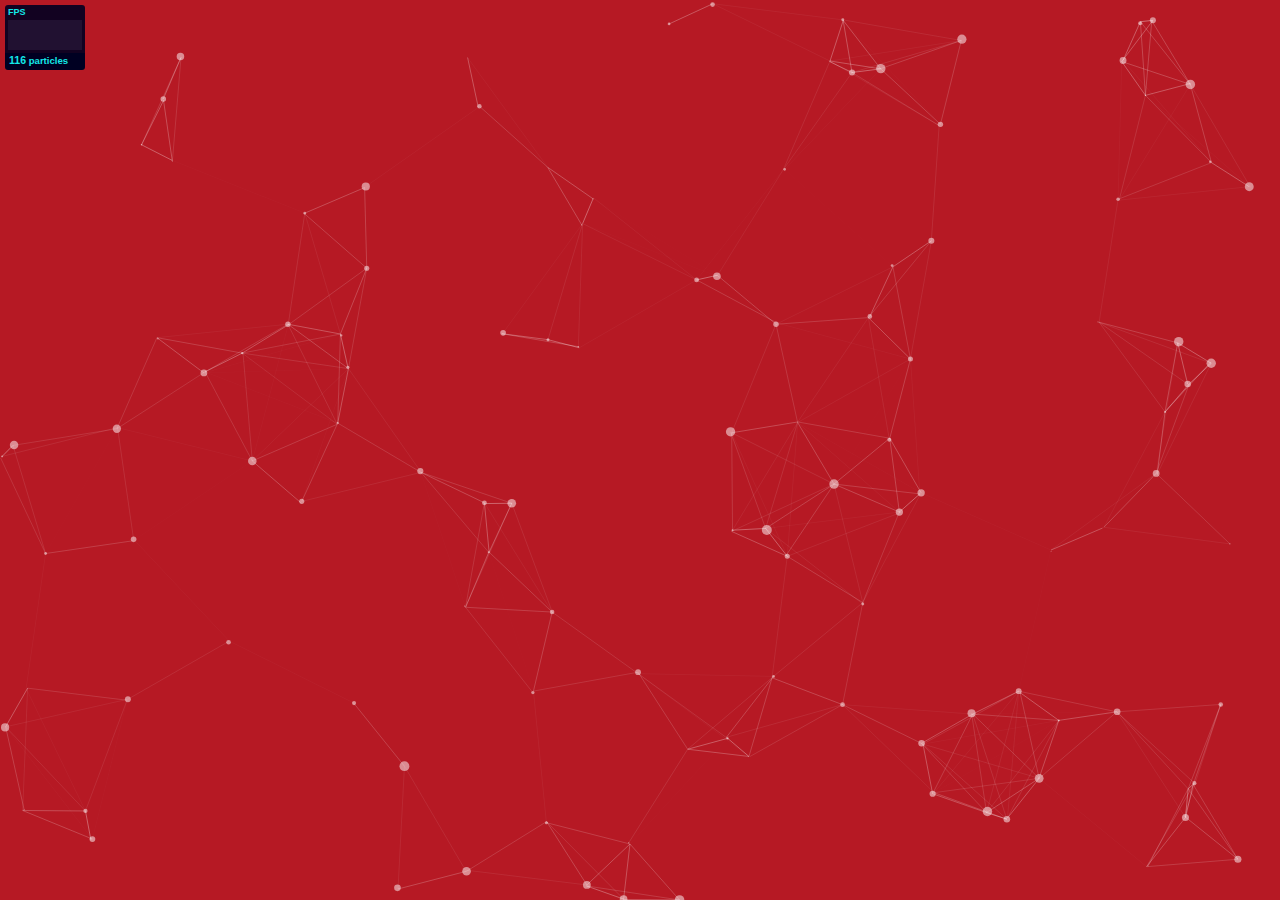
<file: libs/particles.js-master/demo/index.html>
<!DOCTYPE html>
<html lang="en">
<head>
  <meta charset="utf-8">
  <title>particles.js</title>
  <meta name="description" content="particles.js is a lightweight JavaScript library for creating particles.">
  <meta name="author" content="Vincent Garreau" />
  <meta name="viewport" content="width=device-width, initial-scale=1.0, minimum-scale=1.0, maximum-scale=1.0, user-scalable=no">
  <link rel="stylesheet" media="screen" href="css/style.css">
</head>
<body>

<!-- count particles -->
<div class="count-particles">
  <span class="js-count-particles">--</span> particles
</div>

<!-- particles.js container -->
<div id="particles-js"></div>

<!-- scripts -->
<script src="../particles.js"></script>
<script src="js/app.js"></script>

<!-- stats.js -->
<script src="js/lib/stats.js"></script>
<script>
  var count_particles, stats, update;
  stats = new Stats;
  stats.setMode(0);
  stats.domElement.style.position = 'absolute';
  stats.domElement.style.left = '0px';
  stats.domElement.style.top = '0px';
  document.body.appendChild(stats.domElement);
  count_particles = document.querySelector('.js-count-particles');
  update = function() {
    stats.begin();
    stats.end();
    if (window.pJSDom[0].pJS.particles && window.pJSDom[0].pJS.particles.array) {
      count_particles.innerText = window.pJSDom[0].pJS.particles.array.length;
    }
    requestAnimationFrame(update);
  };
  requestAnimationFrame(update);
</script>

</body>
</html>
</file>
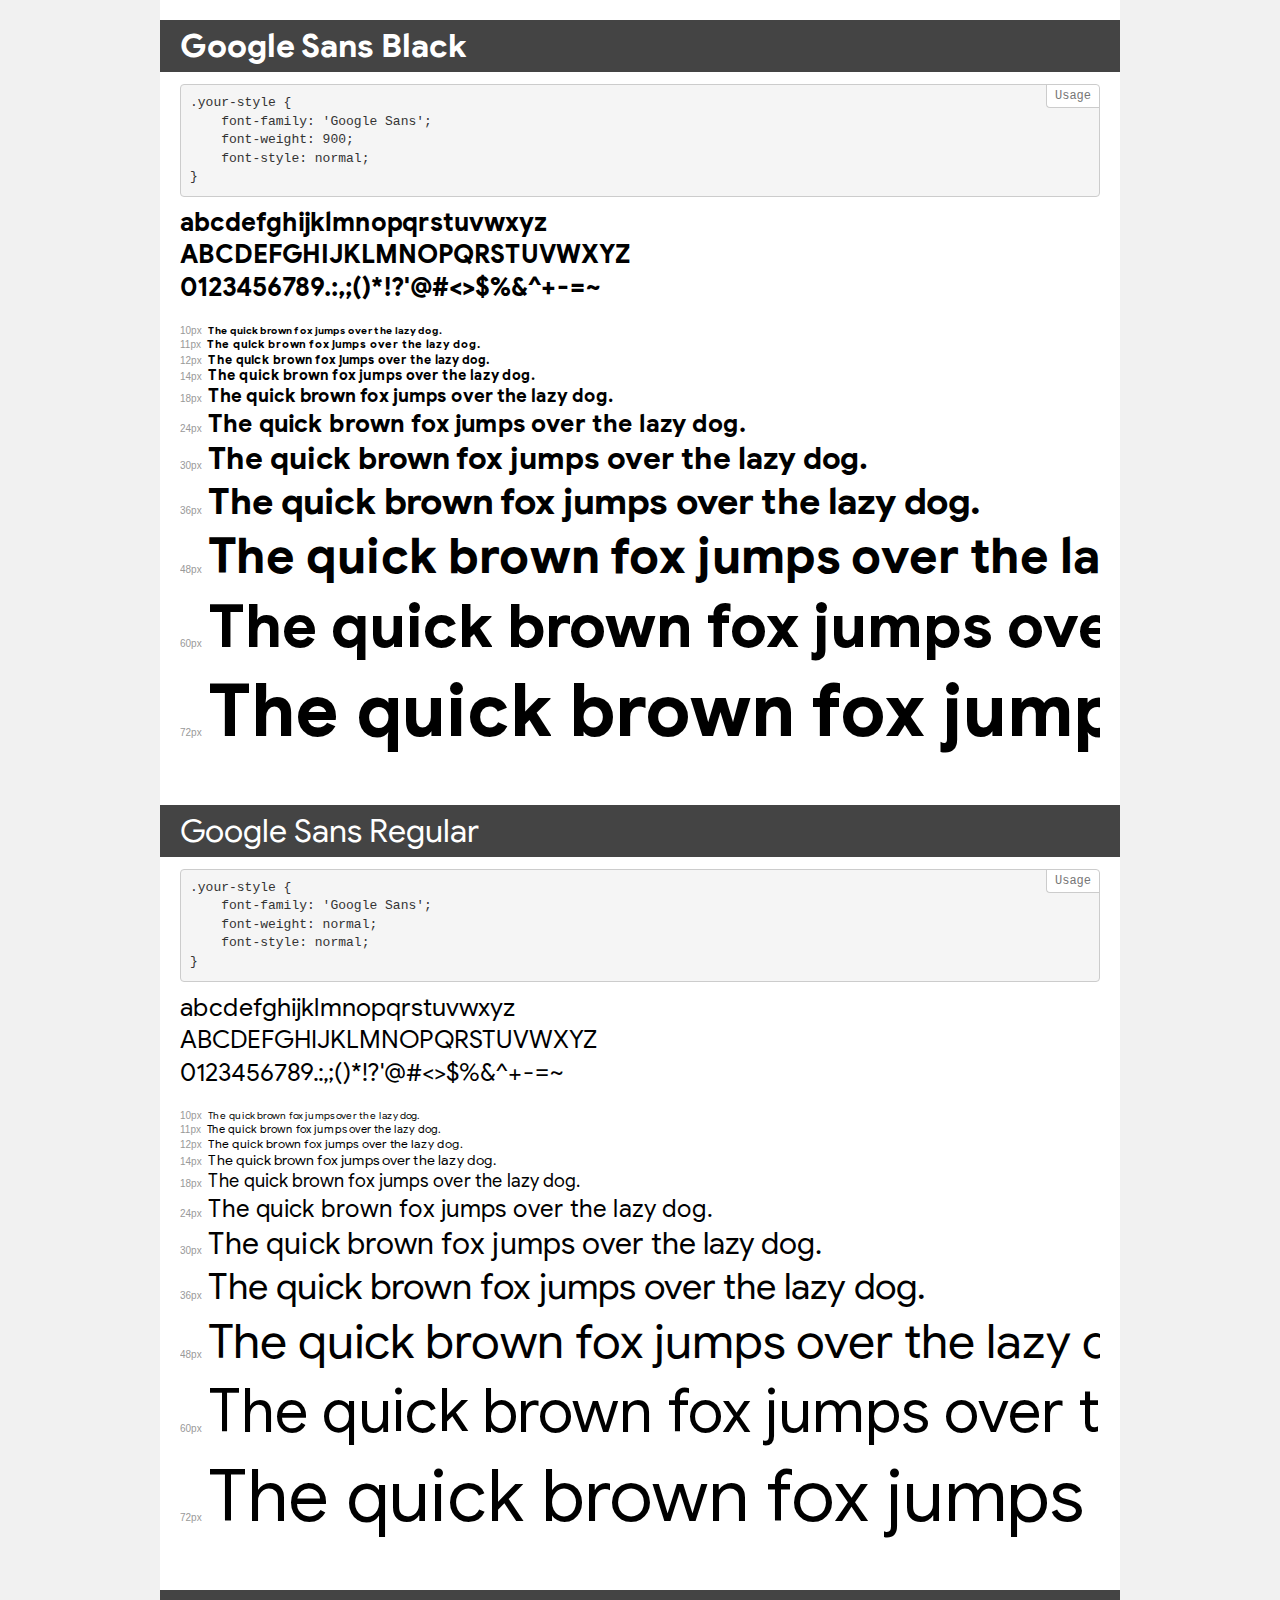
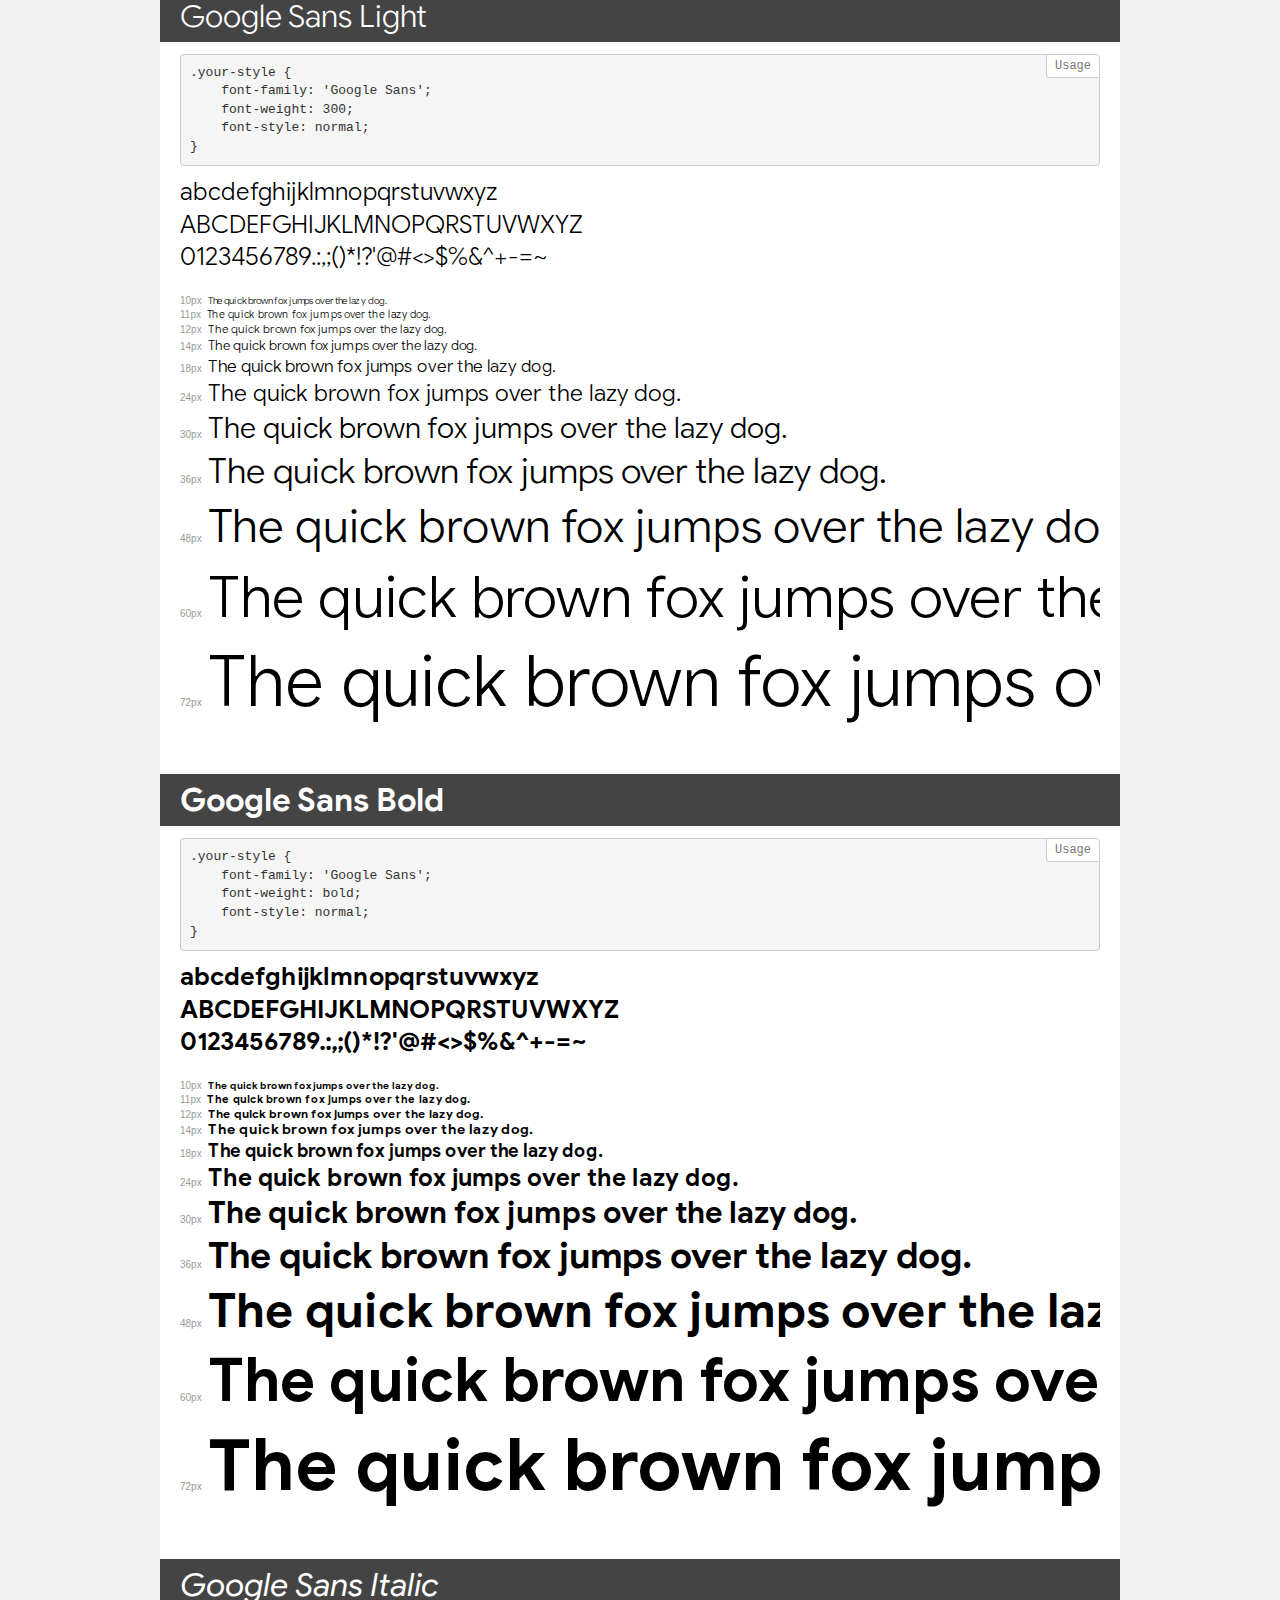
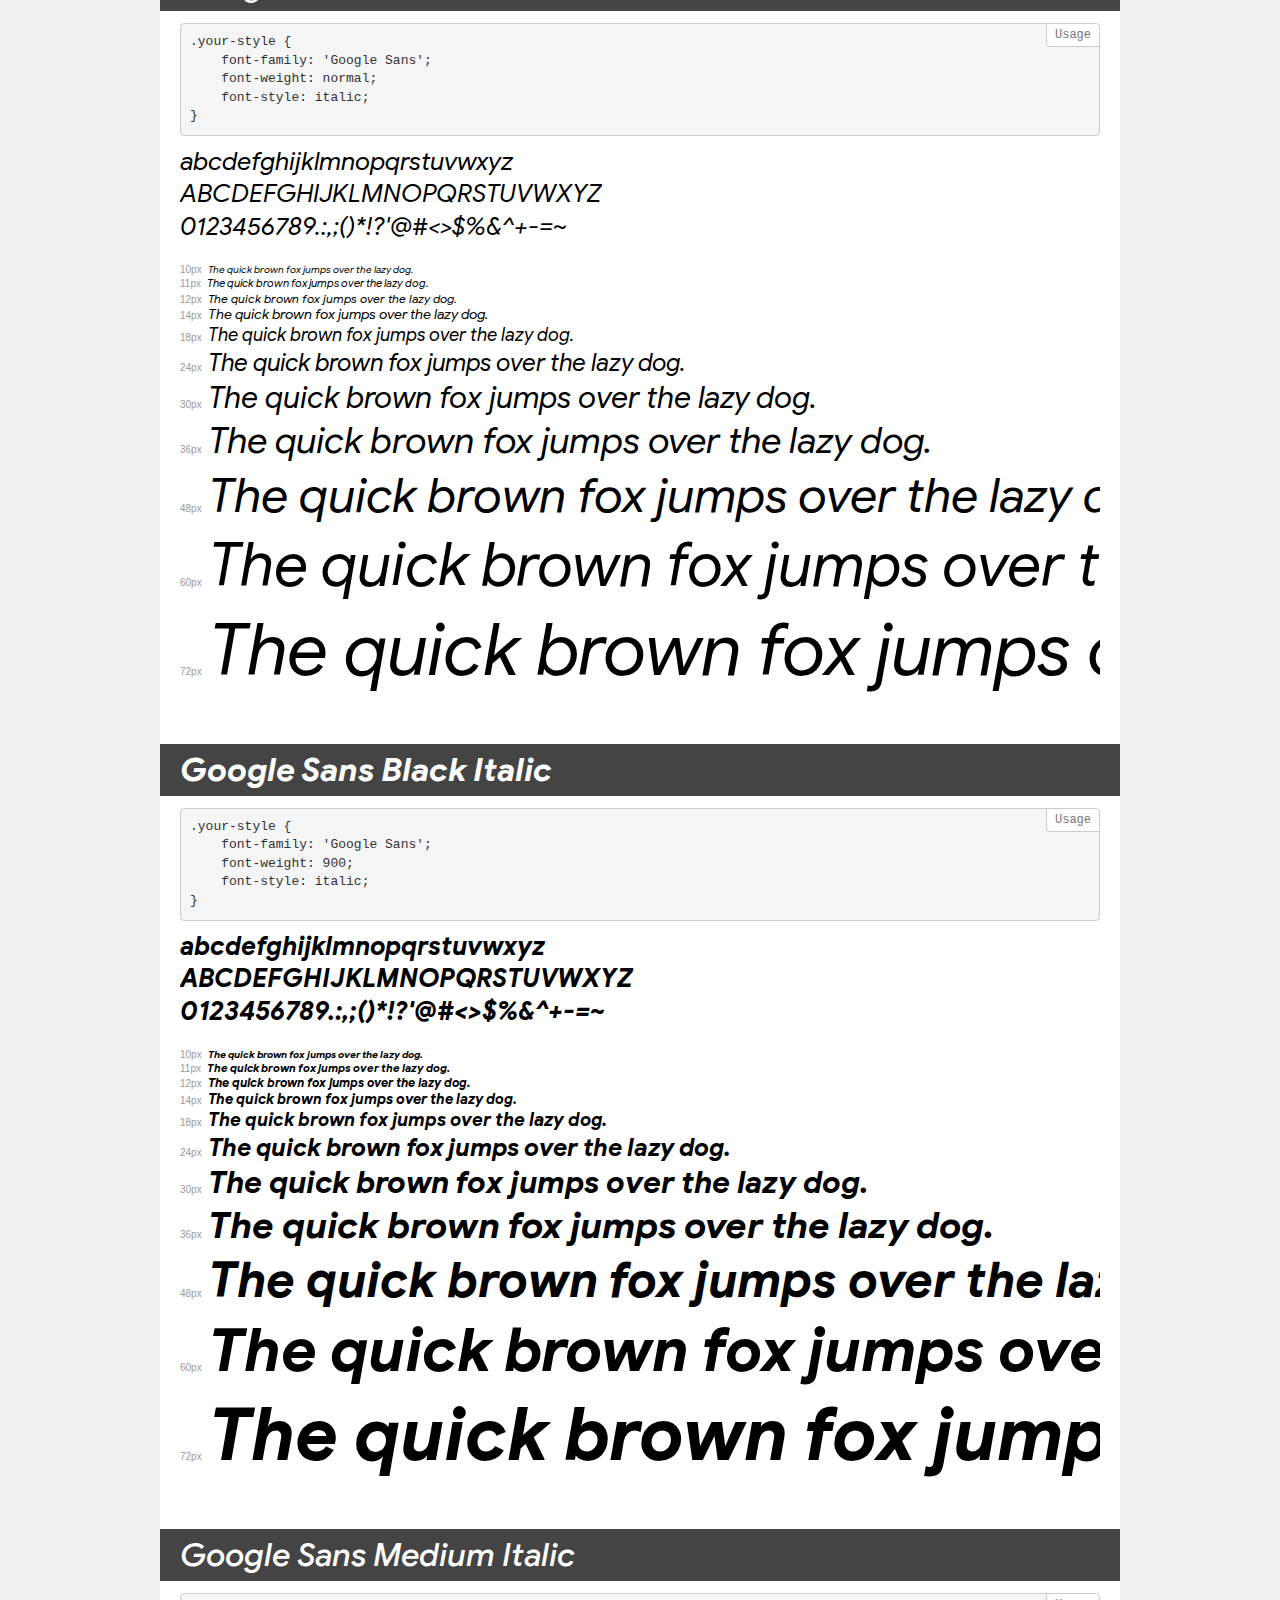
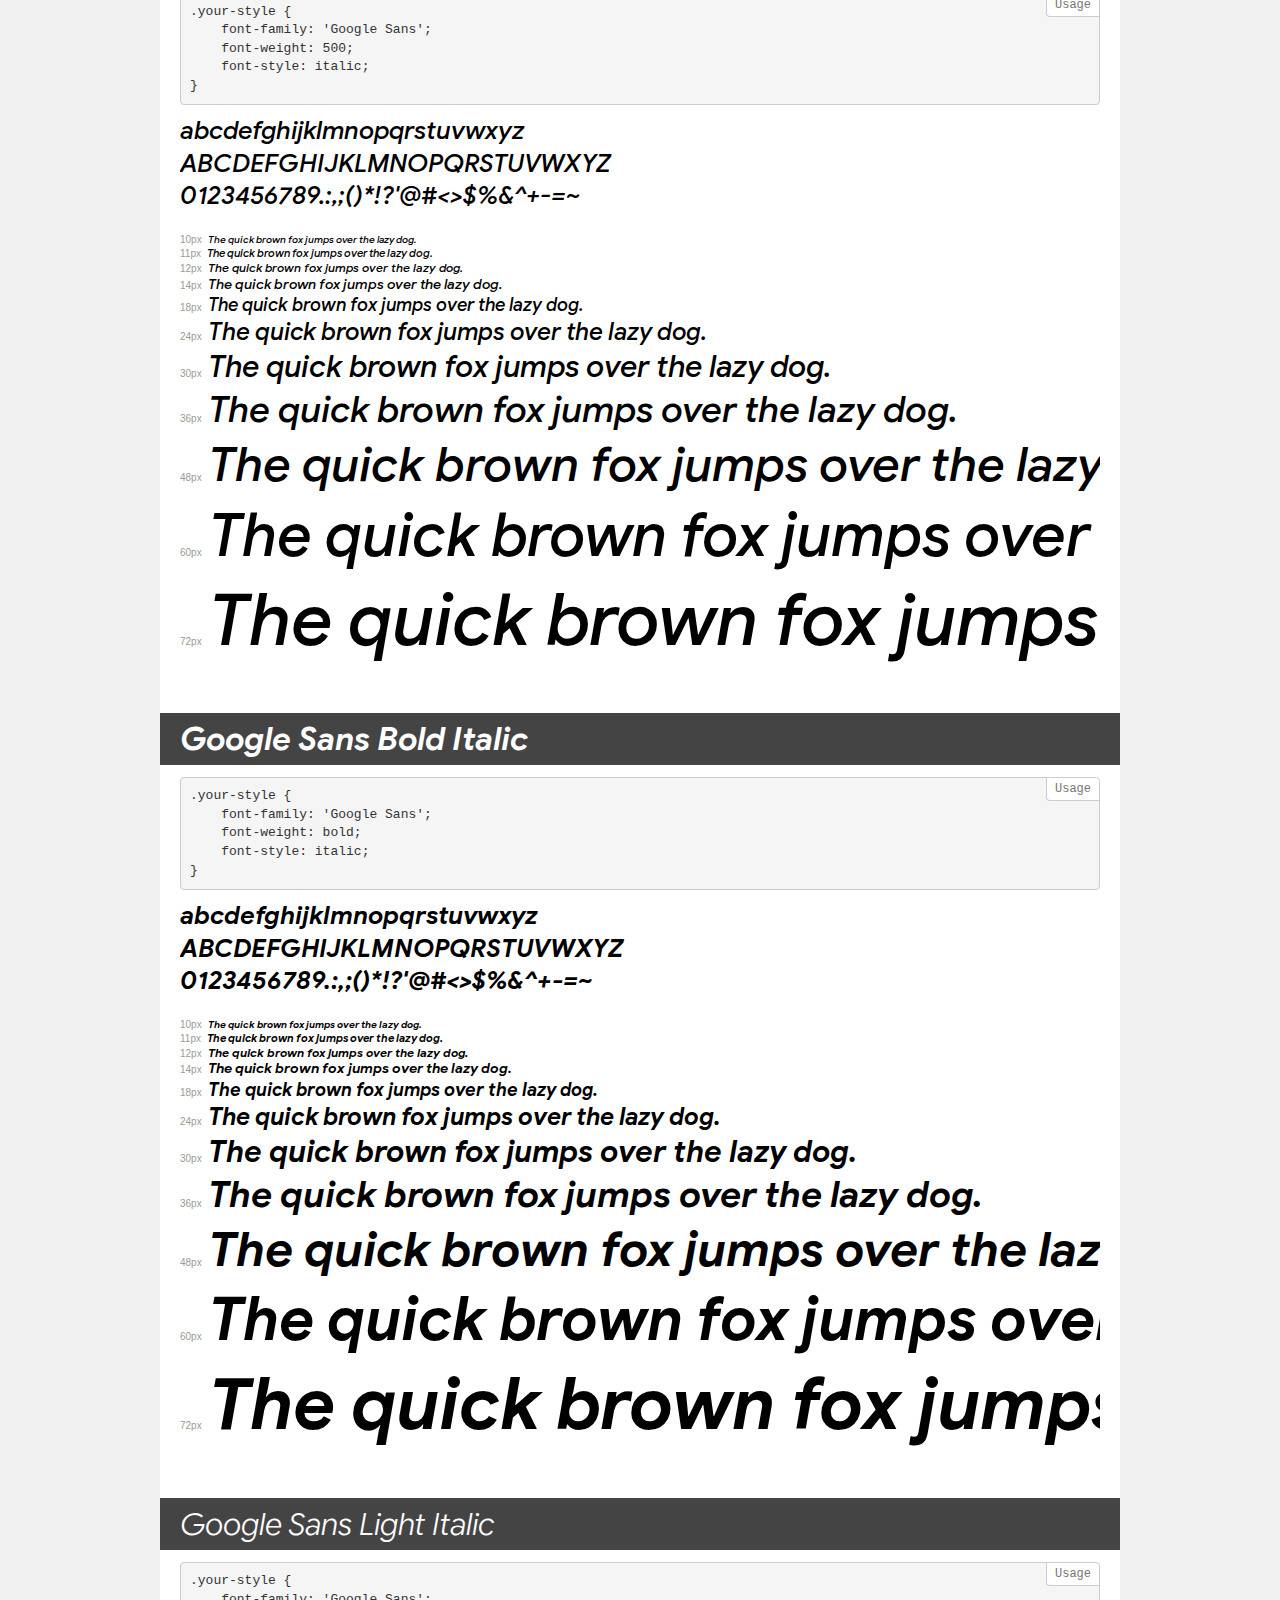
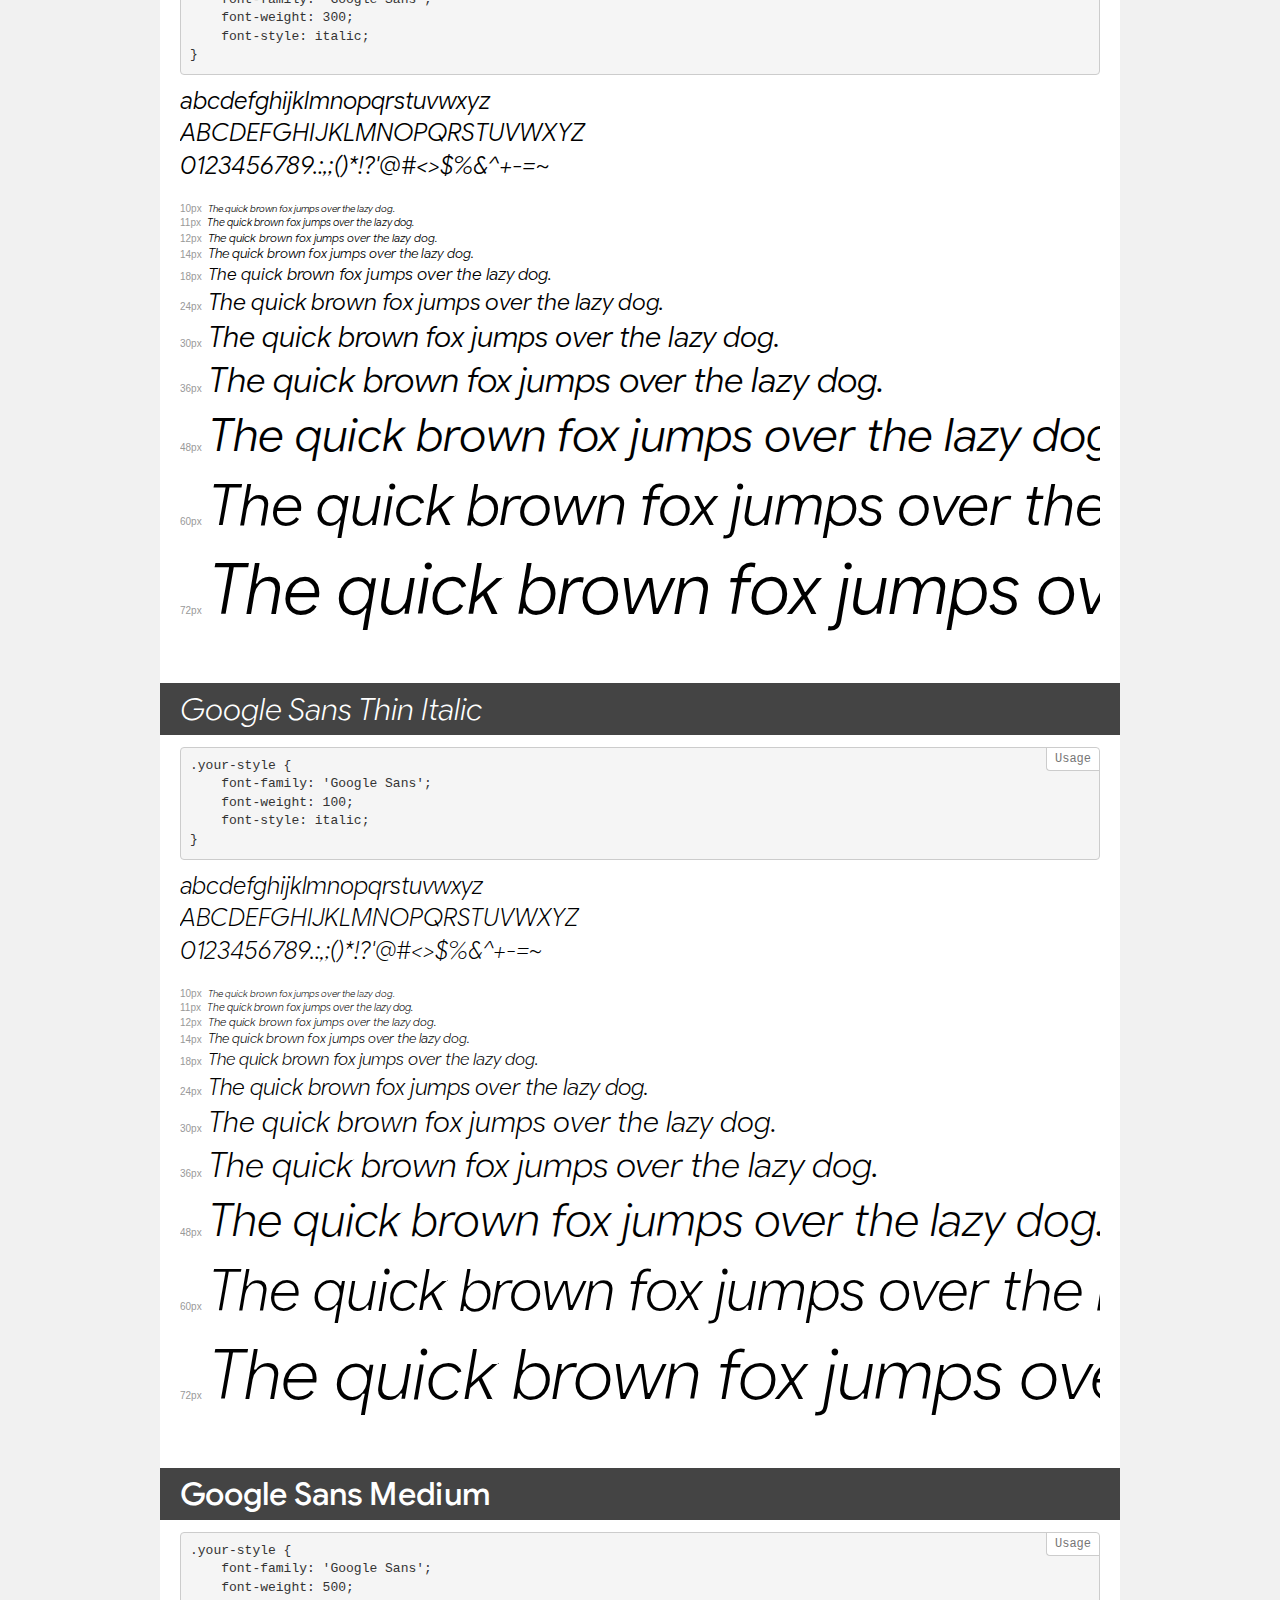
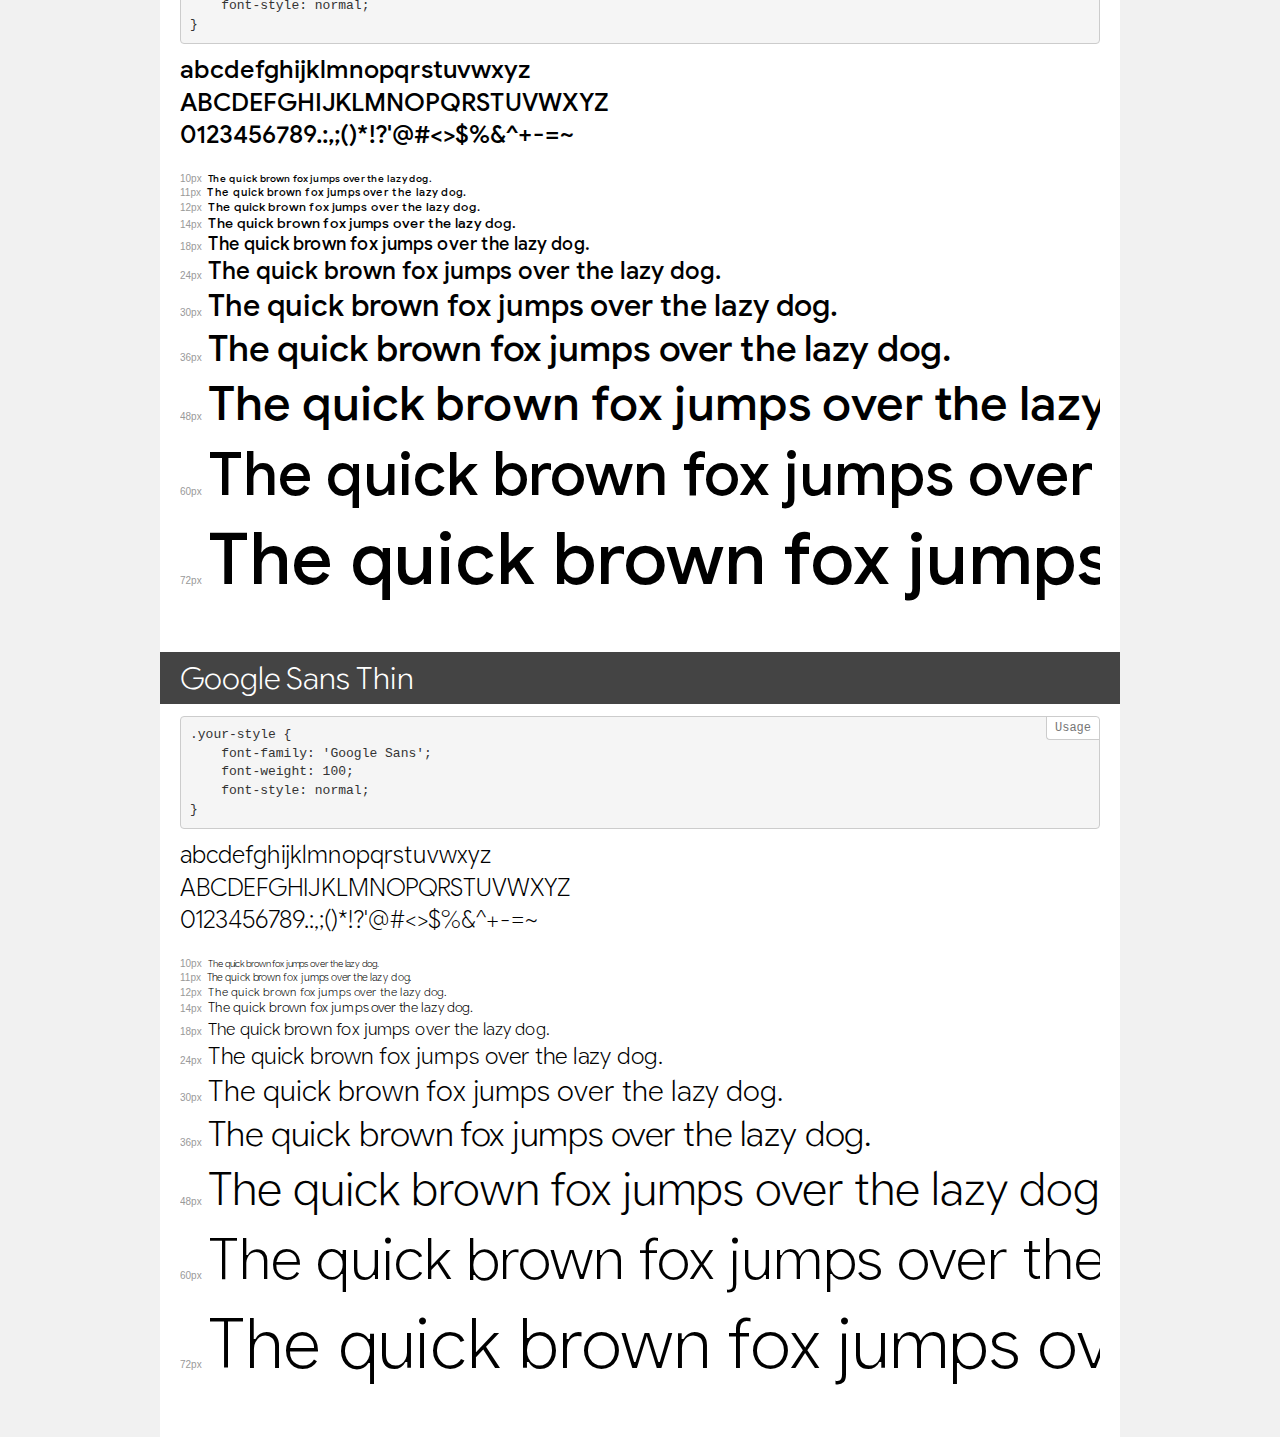
<file: libs/GoogleSansWebfont/demo.html>
<!DOCTYPE html>
<html>
<head>
    <meta charset="utf-8">
    <meta http-equiv="X-UA-Compatible" content="IE=edge">
    <meta name="viewport" content="width=device-width, initial-scale=1">
    <meta name="robots" content="noindex, noarchive">
    <meta name="format-detection" content="telephone=no">
    <title>Transfonter demo</title>
    <link href="stylesheet.css" rel="stylesheet">
    <style>
        /*
        http://meyerweb.com/eric/tools/css/reset/
        v2.0 | 20110126
        License: none (public domain)
        */
        html, body, div, span, applet, object, iframe,
        h1, h2, h3, h4, h5, h6, p, blockquote, pre,
        a, abbr, acronym, address, big, cite, code,
        del, dfn, em, img, ins, kbd, q, s, samp,
        small, strike, strong, sub, sup, tt, var,
        b, u, i, center,
        dl, dt, dd, ol, ul, li,
        fieldset, form, label, legend,
        table, caption, tbody, tfoot, thead, tr, th, td,
        article, aside, canvas, details, embed,
        figure, figcaption, footer, header, hgroup,
        menu, nav, output, ruby, section, summary,
        time, mark, audio, video {
            margin: 0;
            padding: 0;
            border: 0;
            font-size: 100%;
            font: inherit;
            vertical-align: baseline;
        }
        /* HTML5 display-role reset for older browsers */
        article, aside, details, figcaption, figure,
        footer, header, hgroup, menu, nav, section {
            display: block;
        }
        body {
            line-height: 1;
        }
        ol, ul {
            list-style: none;
        }
        blockquote, q {
            quotes: none;
        }
        blockquote:before, blockquote:after,
        q:before, q:after {
            content: '';
            content: none;
        }
        table {
            border-collapse: collapse;
            border-spacing: 0;
        }
        /* common styles */
        body {
            background: #f1f1f1;
            color: #000;
        }
        .page {
            background: #fff;
            width: 920px;
            margin: 0 auto;
            padding: 20px 20px 0 20px;
            overflow: hidden;
        }
        .font-container {
            overflow-x: auto;
            overflow-y: hidden;
            margin-bottom: 40px;
            line-height: 1.3;
            white-space: nowrap;
            padding-bottom: 5px;
        }
        h1 {
            position: relative;
            background: #444;
            font-size: 32px;
            color: #fff;
            padding: 10px 20px;
            margin: 0 -20px 12px -20px;
        }
        .letters {
            font-size: 25px;
            margin-bottom: 20px;
        }
        .s10:before {
            content: '10px';
        }
        .s11:before {
            content: '11px';
        }
        .s12:before {
            content: '12px';
        }
        .s14:before {
            content: '14px';
        }
        .s18:before {
            content: '18px';
        }
        .s24:before {
            content: '24px';
        }
        .s30:before {
            content: '30px';
        }
        .s36:before {
            content: '36px';
        }
        .s48:before {
            content: '48px';
        }
        .s60:before {
            content: '60px';
        }
        .s72:before {
            content: '72px';
        }
        .s10:before, .s11:before, .s12:before, .s14:before,
        .s18:before, .s24:before, .s30:before, .s36:before,
        .s48:before, .s60:before, .s72:before {
            font-family: Arial, sans-serif;
            font-size: 10px;
            font-weight: normal;
            font-style: normal;
            color: #999;
            padding-right: 6px;
        }
        pre {
            display: block;
            position: relative;
            padding: 9px;
            margin: 0 0 10px;
            font-family: Monaco, Menlo, Consolas, "Courier New", monospace !important;
            font-size: 13px;
            line-height: 1.428571429;
            color: #333;
            font-weight: normal !important;
            font-style: normal !important;
            background-color: #f5f5f5;
            border: 1px solid #ccc;
            overflow-x: auto;
            border-radius: 4px;
        }
        pre:after {
            display: block;
            position: absolute;
            right: 0;
            top: 0;
            content: 'Usage';
            line-height: 1;
            padding: 5px 8px;
            font-size: 12px;
            color: #767676;
            background-color: #fff;
            border: 1px solid #ccc;
            border-right: none;
            border-top: none;
            border-radius: 0 4px 0 4px;
            z-index: 10;
        }
        /* responsive */
        @media (max-width: 959px) {
            .page {
                width: auto;
                margin: 0;
            }
        }
    </style>
</head>
<body>
<div class="page">
    <div class="demo" style="font-family: 'Google Sans'; font-weight: 900; font-style: normal;">
        <h1>Google Sans Black</h1>
        <pre>.your-style {
    font-family: 'Google Sans';
    font-weight: 900;
    font-style: normal;
}</pre>
        <div class="font-container">
            <p class="letters">
                abcdefghijklmnopqrstuvwxyz<br>
ABCDEFGHIJKLMNOPQRSTUVWXYZ<br>
                0123456789.:,;()*!?'@#<>$%&^+-=~
            </p>
            <p class="s10" style="font-size: 10px;">The quick brown fox jumps over the lazy dog.</p>
            <p class="s11" style="font-size: 11px;">The quick brown fox jumps over the lazy dog.</p>
            <p class="s12" style="font-size: 12px;">The quick brown fox jumps over the lazy dog.</p>
            <p class="s14" style="font-size: 14px;">The quick brown fox jumps over the lazy dog.</p>
            <p class="s18" style="font-size: 18px;">The quick brown fox jumps over the lazy dog.</p>
            <p class="s24" style="font-size: 24px;">The quick brown fox jumps over the lazy dog.</p>
            <p class="s30" style="font-size: 30px;">The quick brown fox jumps over the lazy dog.</p>
            <p class="s36" style="font-size: 36px;">The quick brown fox jumps over the lazy dog.</p>
            <p class="s48" style="font-size: 48px;">The quick brown fox jumps over the lazy dog.</p>
            <p class="s60" style="font-size: 60px;">The quick brown fox jumps over the lazy dog.</p>
            <p class="s72" style="font-size: 72px;">The quick brown fox jumps over the lazy dog.</p>
        </div>
    </div>
    <div class="demo" style="font-family: 'Google Sans'; font-weight: normal; font-style: normal;">
        <h1>Google Sans Regular</h1>
        <pre>.your-style {
    font-family: 'Google Sans';
    font-weight: normal;
    font-style: normal;
}</pre>
        <div class="font-container">
            <p class="letters">
                abcdefghijklmnopqrstuvwxyz<br>
ABCDEFGHIJKLMNOPQRSTUVWXYZ<br>
                0123456789.:,;()*!?'@#<>$%&^+-=~
            </p>
            <p class="s10" style="font-size: 10px;">The quick brown fox jumps over the lazy dog.</p>
            <p class="s11" style="font-size: 11px;">The quick brown fox jumps over the lazy dog.</p>
            <p class="s12" style="font-size: 12px;">The quick brown fox jumps over the lazy dog.</p>
            <p class="s14" style="font-size: 14px;">The quick brown fox jumps over the lazy dog.</p>
            <p class="s18" style="font-size: 18px;">The quick brown fox jumps over the lazy dog.</p>
            <p class="s24" style="font-size: 24px;">The quick brown fox jumps over the lazy dog.</p>
            <p class="s30" style="font-size: 30px;">The quick brown fox jumps over the lazy dog.</p>
            <p class="s36" style="font-size: 36px;">The quick brown fox jumps over the lazy dog.</p>
            <p class="s48" style="font-size: 48px;">The quick brown fox jumps over the lazy dog.</p>
            <p class="s60" style="font-size: 60px;">The quick brown fox jumps over the lazy dog.</p>
            <p class="s72" style="font-size: 72px;">The quick brown fox jumps over the lazy dog.</p>
        </div>
    </div>
    <div class="demo" style="font-family: 'Google Sans'; font-weight: 300; font-style: normal;">
        <h1>Google Sans Light</h1>
        <pre>.your-style {
    font-family: 'Google Sans';
    font-weight: 300;
    font-style: normal;
}</pre>
        <div class="font-container">
            <p class="letters">
                abcdefghijklmnopqrstuvwxyz<br>
ABCDEFGHIJKLMNOPQRSTUVWXYZ<br>
                0123456789.:,;()*!?'@#<>$%&^+-=~
            </p>
            <p class="s10" style="font-size: 10px;">The quick brown fox jumps over the lazy dog.</p>
            <p class="s11" style="font-size: 11px;">The quick brown fox jumps over the lazy dog.</p>
            <p class="s12" style="font-size: 12px;">The quick brown fox jumps over the lazy dog.</p>
            <p class="s14" style="font-size: 14px;">The quick brown fox jumps over the lazy dog.</p>
            <p class="s18" style="font-size: 18px;">The quick brown fox jumps over the lazy dog.</p>
            <p class="s24" style="font-size: 24px;">The quick brown fox jumps over the lazy dog.</p>
            <p class="s30" style="font-size: 30px;">The quick brown fox jumps over the lazy dog.</p>
            <p class="s36" style="font-size: 36px;">The quick brown fox jumps over the lazy dog.</p>
            <p class="s48" style="font-size: 48px;">The quick brown fox jumps over the lazy dog.</p>
            <p class="s60" style="font-size: 60px;">The quick brown fox jumps over the lazy dog.</p>
            <p class="s72" style="font-size: 72px;">The quick brown fox jumps over the lazy dog.</p>
        </div>
    </div>
    <div class="demo" style="font-family: 'Google Sans'; font-weight: bold; font-style: normal;">
        <h1>Google Sans Bold</h1>
        <pre>.your-style {
    font-family: 'Google Sans';
    font-weight: bold;
    font-style: normal;
}</pre>
        <div class="font-container">
            <p class="letters">
                abcdefghijklmnopqrstuvwxyz<br>
ABCDEFGHIJKLMNOPQRSTUVWXYZ<br>
                0123456789.:,;()*!?'@#<>$%&^+-=~
            </p>
            <p class="s10" style="font-size: 10px;">The quick brown fox jumps over the lazy dog.</p>
            <p class="s11" style="font-size: 11px;">The quick brown fox jumps over the lazy dog.</p>
            <p class="s12" style="font-size: 12px;">The quick brown fox jumps over the lazy dog.</p>
            <p class="s14" style="font-size: 14px;">The quick brown fox jumps over the lazy dog.</p>
            <p class="s18" style="font-size: 18px;">The quick brown fox jumps over the lazy dog.</p>
            <p class="s24" style="font-size: 24px;">The quick brown fox jumps over the lazy dog.</p>
            <p class="s30" style="font-size: 30px;">The quick brown fox jumps over the lazy dog.</p>
            <p class="s36" style="font-size: 36px;">The quick brown fox jumps over the lazy dog.</p>
            <p class="s48" style="font-size: 48px;">The quick brown fox jumps over the lazy dog.</p>
            <p class="s60" style="font-size: 60px;">The quick brown fox jumps over the lazy dog.</p>
            <p class="s72" style="font-size: 72px;">The quick brown fox jumps over the lazy dog.</p>
        </div>
    </div>
    <div class="demo" style="font-family: 'Google Sans'; font-weight: normal; font-style: italic;">
        <h1>Google Sans Italic</h1>
        <pre>.your-style {
    font-family: 'Google Sans';
    font-weight: normal;
    font-style: italic;
}</pre>
        <div class="font-container">
            <p class="letters">
                abcdefghijklmnopqrstuvwxyz<br>
ABCDEFGHIJKLMNOPQRSTUVWXYZ<br>
                0123456789.:,;()*!?'@#<>$%&^+-=~
            </p>
            <p class="s10" style="font-size: 10px;">The quick brown fox jumps over the lazy dog.</p>
            <p class="s11" style="font-size: 11px;">The quick brown fox jumps over the lazy dog.</p>
            <p class="s12" style="font-size: 12px;">The quick brown fox jumps over the lazy dog.</p>
            <p class="s14" style="font-size: 14px;">The quick brown fox jumps over the lazy dog.</p>
            <p class="s18" style="font-size: 18px;">The quick brown fox jumps over the lazy dog.</p>
            <p class="s24" style="font-size: 24px;">The quick brown fox jumps over the lazy dog.</p>
            <p class="s30" style="font-size: 30px;">The quick brown fox jumps over the lazy dog.</p>
            <p class="s36" style="font-size: 36px;">The quick brown fox jumps over the lazy dog.</p>
            <p class="s48" style="font-size: 48px;">The quick brown fox jumps over the lazy dog.</p>
            <p class="s60" style="font-size: 60px;">The quick brown fox jumps over the lazy dog.</p>
            <p class="s72" style="font-size: 72px;">The quick brown fox jumps over the lazy dog.</p>
        </div>
    </div>
    <div class="demo" style="font-family: 'Google Sans'; font-weight: 900; font-style: italic;">
        <h1>Google Sans Black Italic</h1>
        <pre>.your-style {
    font-family: 'Google Sans';
    font-weight: 900;
    font-style: italic;
}</pre>
        <div class="font-container">
            <p class="letters">
                abcdefghijklmnopqrstuvwxyz<br>
ABCDEFGHIJKLMNOPQRSTUVWXYZ<br>
                0123456789.:,;()*!?'@#<>$%&^+-=~
            </p>
            <p class="s10" style="font-size: 10px;">The quick brown fox jumps over the lazy dog.</p>
            <p class="s11" style="font-size: 11px;">The quick brown fox jumps over the lazy dog.</p>
            <p class="s12" style="font-size: 12px;">The quick brown fox jumps over the lazy dog.</p>
            <p class="s14" style="font-size: 14px;">The quick brown fox jumps over the lazy dog.</p>
            <p class="s18" style="font-size: 18px;">The quick brown fox jumps over the lazy dog.</p>
            <p class="s24" style="font-size: 24px;">The quick brown fox jumps over the lazy dog.</p>
            <p class="s30" style="font-size: 30px;">The quick brown fox jumps over the lazy dog.</p>
            <p class="s36" style="font-size: 36px;">The quick brown fox jumps over the lazy dog.</p>
            <p class="s48" style="font-size: 48px;">The quick brown fox jumps over the lazy dog.</p>
            <p class="s60" style="font-size: 60px;">The quick brown fox jumps over the lazy dog.</p>
            <p class="s72" style="font-size: 72px;">The quick brown fox jumps over the lazy dog.</p>
        </div>
    </div>
    <div class="demo" style="font-family: 'Google Sans'; font-weight: 500; font-style: italic;">
        <h1>Google Sans Medium Italic</h1>
        <pre>.your-style {
    font-family: 'Google Sans';
    font-weight: 500;
    font-style: italic;
}</pre>
        <div class="font-container">
            <p class="letters">
                abcdefghijklmnopqrstuvwxyz<br>
ABCDEFGHIJKLMNOPQRSTUVWXYZ<br>
                0123456789.:,;()*!?'@#<>$%&^+-=~
            </p>
            <p class="s10" style="font-size: 10px;">The quick brown fox jumps over the lazy dog.</p>
            <p class="s11" style="font-size: 11px;">The quick brown fox jumps over the lazy dog.</p>
            <p class="s12" style="font-size: 12px;">The quick brown fox jumps over the lazy dog.</p>
            <p class="s14" style="font-size: 14px;">The quick brown fox jumps over the lazy dog.</p>
            <p class="s18" style="font-size: 18px;">The quick brown fox jumps over the lazy dog.</p>
            <p class="s24" style="font-size: 24px;">The quick brown fox jumps over the lazy dog.</p>
            <p class="s30" style="font-size: 30px;">The quick brown fox jumps over the lazy dog.</p>
            <p class="s36" style="font-size: 36px;">The quick brown fox jumps over the lazy dog.</p>
            <p class="s48" style="font-size: 48px;">The quick brown fox jumps over the lazy dog.</p>
            <p class="s60" style="font-size: 60px;">The quick brown fox jumps over the lazy dog.</p>
            <p class="s72" style="font-size: 72px;">The quick brown fox jumps over the lazy dog.</p>
        </div>
    </div>
    <div class="demo" style="font-family: 'Google Sans'; font-weight: bold; font-style: italic;">
        <h1>Google Sans Bold Italic</h1>
        <pre>.your-style {
    font-family: 'Google Sans';
    font-weight: bold;
    font-style: italic;
}</pre>
        <div class="font-container">
            <p class="letters">
                abcdefghijklmnopqrstuvwxyz<br>
ABCDEFGHIJKLMNOPQRSTUVWXYZ<br>
                0123456789.:,;()*!?'@#<>$%&^+-=~
            </p>
            <p class="s10" style="font-size: 10px;">The quick brown fox jumps over the lazy dog.</p>
            <p class="s11" style="font-size: 11px;">The quick brown fox jumps over the lazy dog.</p>
            <p class="s12" style="font-size: 12px;">The quick brown fox jumps over the lazy dog.</p>
            <p class="s14" style="font-size: 14px;">The quick brown fox jumps over the lazy dog.</p>
            <p class="s18" style="font-size: 18px;">The quick brown fox jumps over the lazy dog.</p>
            <p class="s24" style="font-size: 24px;">The quick brown fox jumps over the lazy dog.</p>
            <p class="s30" style="font-size: 30px;">The quick brown fox jumps over the lazy dog.</p>
            <p class="s36" style="font-size: 36px;">The quick brown fox jumps over the lazy dog.</p>
            <p class="s48" style="font-size: 48px;">The quick brown fox jumps over the lazy dog.</p>
            <p class="s60" style="font-size: 60px;">The quick brown fox jumps over the lazy dog.</p>
            <p class="s72" style="font-size: 72px;">The quick brown fox jumps over the lazy dog.</p>
        </div>
    </div>
    <div class="demo" style="font-family: 'Google Sans'; font-weight: 300; font-style: italic;">
        <h1>Google Sans Light Italic</h1>
        <pre>.your-style {
    font-family: 'Google Sans';
    font-weight: 300;
    font-style: italic;
}</pre>
        <div class="font-container">
            <p class="letters">
                abcdefghijklmnopqrstuvwxyz<br>
ABCDEFGHIJKLMNOPQRSTUVWXYZ<br>
                0123456789.:,;()*!?'@#<>$%&^+-=~
            </p>
            <p class="s10" style="font-size: 10px;">The quick brown fox jumps over the lazy dog.</p>
            <p class="s11" style="font-size: 11px;">The quick brown fox jumps over the lazy dog.</p>
            <p class="s12" style="font-size: 12px;">The quick brown fox jumps over the lazy dog.</p>
            <p class="s14" style="font-size: 14px;">The quick brown fox jumps over the lazy dog.</p>
            <p class="s18" style="font-size: 18px;">The quick brown fox jumps over the lazy dog.</p>
            <p class="s24" style="font-size: 24px;">The quick brown fox jumps over the lazy dog.</p>
            <p class="s30" style="font-size: 30px;">The quick brown fox jumps over the lazy dog.</p>
            <p class="s36" style="font-size: 36px;">The quick brown fox jumps over the lazy dog.</p>
            <p class="s48" style="font-size: 48px;">The quick brown fox jumps over the lazy dog.</p>
            <p class="s60" style="font-size: 60px;">The quick brown fox jumps over the lazy dog.</p>
            <p class="s72" style="font-size: 72px;">The quick brown fox jumps over the lazy dog.</p>
        </div>
    </div>
    <div class="demo" style="font-family: 'Google Sans'; font-weight: 100; font-style: italic;">
        <h1>Google Sans Thin Italic</h1>
        <pre>.your-style {
    font-family: 'Google Sans';
    font-weight: 100;
    font-style: italic;
}</pre>
        <div class="font-container">
            <p class="letters">
                abcdefghijklmnopqrstuvwxyz<br>
ABCDEFGHIJKLMNOPQRSTUVWXYZ<br>
                0123456789.:,;()*!?'@#<>$%&^+-=~
            </p>
            <p class="s10" style="font-size: 10px;">The quick brown fox jumps over the lazy dog.</p>
            <p class="s11" style="font-size: 11px;">The quick brown fox jumps over the lazy dog.</p>
            <p class="s12" style="font-size: 12px;">The quick brown fox jumps over the lazy dog.</p>
            <p class="s14" style="font-size: 14px;">The quick brown fox jumps over the lazy dog.</p>
            <p class="s18" style="font-size: 18px;">The quick brown fox jumps over the lazy dog.</p>
            <p class="s24" style="font-size: 24px;">The quick brown fox jumps over the lazy dog.</p>
            <p class="s30" style="font-size: 30px;">The quick brown fox jumps over the lazy dog.</p>
            <p class="s36" style="font-size: 36px;">The quick brown fox jumps over the lazy dog.</p>
            <p class="s48" style="font-size: 48px;">The quick brown fox jumps over the lazy dog.</p>
            <p class="s60" style="font-size: 60px;">The quick brown fox jumps over the lazy dog.</p>
            <p class="s72" style="font-size: 72px;">The quick brown fox jumps over the lazy dog.</p>
        </div>
    </div>
    <div class="demo" style="font-family: 'Google Sans'; font-weight: 500; font-style: normal;">
        <h1>Google Sans Medium</h1>
        <pre>.your-style {
    font-family: 'Google Sans';
    font-weight: 500;
    font-style: normal;
}</pre>
        <div class="font-container">
            <p class="letters">
                abcdefghijklmnopqrstuvwxyz<br>
ABCDEFGHIJKLMNOPQRSTUVWXYZ<br>
                0123456789.:,;()*!?'@#<>$%&^+-=~
            </p>
            <p class="s10" style="font-size: 10px;">The quick brown fox jumps over the lazy dog.</p>
            <p class="s11" style="font-size: 11px;">The quick brown fox jumps over the lazy dog.</p>
            <p class="s12" style="font-size: 12px;">The quick brown fox jumps over the lazy dog.</p>
            <p class="s14" style="font-size: 14px;">The quick brown fox jumps over the lazy dog.</p>
            <p class="s18" style="font-size: 18px;">The quick brown fox jumps over the lazy dog.</p>
            <p class="s24" style="font-size: 24px;">The quick brown fox jumps over the lazy dog.</p>
            <p class="s30" style="font-size: 30px;">The quick brown fox jumps over the lazy dog.</p>
            <p class="s36" style="font-size: 36px;">The quick brown fox jumps over the lazy dog.</p>
            <p class="s48" style="font-size: 48px;">The quick brown fox jumps over the lazy dog.</p>
            <p class="s60" style="font-size: 60px;">The quick brown fox jumps over the lazy dog.</p>
            <p class="s72" style="font-size: 72px;">The quick brown fox jumps over the lazy dog.</p>
        </div>
    </div>
    <div class="demo" style="font-family: 'Google Sans'; font-weight: 100; font-style: normal;">
        <h1>Google Sans Thin</h1>
        <pre>.your-style {
    font-family: 'Google Sans';
    font-weight: 100;
    font-style: normal;
}</pre>
        <div class="font-container">
            <p class="letters">
                abcdefghijklmnopqrstuvwxyz<br>
ABCDEFGHIJKLMNOPQRSTUVWXYZ<br>
                0123456789.:,;()*!?'@#<>$%&^+-=~
            </p>
            <p class="s10" style="font-size: 10px;">The quick brown fox jumps over the lazy dog.</p>
            <p class="s11" style="font-size: 11px;">The quick brown fox jumps over the lazy dog.</p>
            <p class="s12" style="font-size: 12px;">The quick brown fox jumps over the lazy dog.</p>
            <p class="s14" style="font-size: 14px;">The quick brown fox jumps over the lazy dog.</p>
            <p class="s18" style="font-size: 18px;">The quick brown fox jumps over the lazy dog.</p>
            <p class="s24" style="font-size: 24px;">The quick brown fox jumps over the lazy dog.</p>
            <p class="s30" style="font-size: 30px;">The quick brown fox jumps over the lazy dog.</p>
            <p class="s36" style="font-size: 36px;">The quick brown fox jumps over the lazy dog.</p>
            <p class="s48" style="font-size: 48px;">The quick brown fox jumps over the lazy dog.</p>
            <p class="s60" style="font-size: 60px;">The quick brown fox jumps over the lazy dog.</p>
            <p class="s72" style="font-size: 72px;">The quick brown fox jumps over the lazy dog.</p>
        </div>
    </div>
</div>
</body>
</html>
</file>
<file: libs/GoogleSansWebfont/stylesheet.css>
@font-face {
    font-family: 'Google Sans';
    src: url('GoogleSans-Black.eot');
    src: url('GoogleSans-Black.eot?#iefix') format('embedded-opentype'),
        url('GoogleSans-Black.woff2') format('woff2'),
        url('GoogleSans-Black.woff') format('woff'),
        url('GoogleSans-Black.ttf') format('truetype'),
        url('GoogleSans-Black.svg#GoogleSans-Black') format('svg');
    font-weight: 900;
    font-style: normal;
}

@font-face {
    font-family: 'Google Sans';
    src: url('GoogleSans-Regular.eot');
    src: url('GoogleSans-Regular.eot?#iefix') format('embedded-opentype'),
        url('GoogleSans-Regular.woff2') format('woff2'),
        url('GoogleSans-Regular.woff') format('woff'),
        url('GoogleSans-Regular.ttf') format('truetype'),
        url('GoogleSans-Regular.svg#GoogleSans-Regular') format('svg');
    font-weight: normal;
    font-style: normal;
}

@font-face {
    font-family: 'Google Sans';
    src: url('GoogleSans-Light.eot');
    src: url('GoogleSans-Light.eot?#iefix') format('embedded-opentype'),
        url('GoogleSans-Light.woff2') format('woff2'),
        url('GoogleSans-Light.woff') format('woff'),
        url('GoogleSans-Light.ttf') format('truetype'),
        url('GoogleSans-Light.svg#GoogleSans-Light') format('svg');
    font-weight: 300;
    font-style: normal;
}

@font-face {
    font-family: 'Google Sans';
    src: url('GoogleSans-Bold.eot');
    src: url('GoogleSans-Bold.eot?#iefix') format('embedded-opentype'),
        url('GoogleSans-Bold.woff2') format('woff2'),
        url('GoogleSans-Bold.woff') format('woff'),
        url('GoogleSans-Bold.ttf') format('truetype'),
        url('GoogleSans-Bold.svg#GoogleSans-Bold') format('svg');
    font-weight: bold;
    font-style: normal;
}

@font-face {
    font-family: 'Google Sans';
    src: url('GoogleSans-Italic.eot');
    src: url('GoogleSans-Italic.eot?#iefix') format('embedded-opentype'),
        url('GoogleSans-Italic.woff2') format('woff2'),
        url('GoogleSans-Italic.woff') format('woff'),
        url('GoogleSans-Italic.ttf') format('truetype'),
        url('GoogleSans-Italic.svg#GoogleSans-Italic') format('svg');
    font-weight: normal;
    font-style: italic;
}

@font-face {
    font-family: 'Google Sans';
    src: url('GoogleSans-BlackItalic.eot');
    src: url('GoogleSans-BlackItalic.eot?#iefix') format('embedded-opentype'),
        url('GoogleSans-BlackItalic.woff2') format('woff2'),
        url('GoogleSans-BlackItalic.woff') format('woff'),
        url('GoogleSans-BlackItalic.ttf') format('truetype'),
        url('GoogleSans-BlackItalic.svg#GoogleSans-BlackItalic') format('svg');
    font-weight: 900;
    font-style: italic;
}

@font-face {
    font-family: 'Google Sans';
    src: url('GoogleSans-MediumItalic.eot');
    src: url('GoogleSans-MediumItalic.eot?#iefix') format('embedded-opentype'),
        url('GoogleSans-MediumItalic.woff2') format('woff2'),
        url('GoogleSans-MediumItalic.woff') format('woff'),
        url('GoogleSans-MediumItalic.ttf') format('truetype'),
        url('GoogleSans-MediumItalic.svg#GoogleSans-MediumItalic') format('svg');
    font-weight: 500;
    font-style: italic;
}

@font-face {
    font-family: 'Google Sans';
    src: url('GoogleSans-BoldItalic.eot');
    src: url('GoogleSans-BoldItalic.eot?#iefix') format('embedded-opentype'),
        url('GoogleSans-BoldItalic.woff2') format('woff2'),
        url('GoogleSans-BoldItalic.woff') format('woff'),
        url('GoogleSans-BoldItalic.ttf') format('truetype'),
        url('GoogleSans-BoldItalic.svg#GoogleSans-BoldItalic') format('svg');
    font-weight: bold;
    font-style: italic;
}

@font-face {
    font-family: 'Google Sans';
    src: url('GoogleSans-LightItalic.eot');
    src: url('GoogleSans-LightItalic.eot?#iefix') format('embedded-opentype'),
        url('GoogleSans-LightItalic.woff2') format('woff2'),
        url('GoogleSans-LightItalic.woff') format('woff'),
        url('GoogleSans-LightItalic.ttf') format('truetype'),
        url('GoogleSans-LightItalic.svg#GoogleSans-LightItalic') format('svg');
    font-weight: 300;
    font-style: italic;
}

@font-face {
    font-family: 'Google Sans';
    src: url('GoogleSans-ThinItalic.eot');
    src: url('GoogleSans-ThinItalic.eot?#iefix') format('embedded-opentype'),
        url('GoogleSans-ThinItalic.woff2') format('woff2'),
        url('GoogleSans-ThinItalic.woff') format('woff'),
        url('GoogleSans-ThinItalic.ttf') format('truetype'),
        url('GoogleSans-ThinItalic.svg#GoogleSans-ThinItalic') format('svg');
    font-weight: 100;
    font-style: italic;
}

@font-face {
    font-family: 'Google Sans';
    src: url('GoogleSans-Medium.eot');
    src: url('GoogleSans-Medium.eot?#iefix') format('embedded-opentype'),
        url('GoogleSans-Medium.woff2') format('woff2'),
        url('GoogleSans-Medium.woff') format('woff'),
        url('GoogleSans-Medium.ttf') format('truetype'),
        url('GoogleSans-Medium.svg#GoogleSans-Medium') format('svg');
    font-weight: 500;
    font-style: normal;
}

@font-face {
    font-family: 'Google Sans';
    src: url('GoogleSans-Thin.eot');
    src: url('GoogleSans-Thin.eot?#iefix') format('embedded-opentype'),
        url('GoogleSans-Thin.woff2') format('woff2'),
        url('GoogleSans-Thin.woff') format('woff'),
        url('GoogleSans-Thin.ttf') format('truetype'),
        url('GoogleSans-Thin.svg#GoogleSans-Thin') format('svg');
    font-weight: 100;
    font-style: normal;
}
</file>
<file: libs/particles.js-master/demo/css/style.css>
/* =============================================================================
   HTML5 CSS Reset Minified - Eric Meyer
   ========================================================================== */

html,body,div,span,object,iframe,h1,h2,h3,h4,h5,h6,p,blockquote,pre,abbr,address,cite,code,del,dfn,em,img,ins,kbd,q,samp,small,strong,sub,sup,var,b,i,dl,dt,dd,ol,ul,li,fieldset,form,label,legend,table,caption,tbody,tfoot,thead,tr,th,td,article,aside,canvas,details,figcaption,figure,footer,header,hgroup,menu,nav,section,summary,time,mark,audio,video{margin:0;padding:0;border:0;outline:0;font-size:100%;vertical-align:baseline;background:transparent}
body{line-height:1}
article,aside,details,figcaption,figure,footer,header,hgroup,menu,nav,section{display:block}
nav ul{list-style:none}
blockquote,q{quotes:none}
blockquote:before,blockquote:after,q:before,q:after{content:none}
a{margin:0;padding:0;font-size:100%;vertical-align:baseline;background:transparent;text-decoration:none}
mark{background-color:#ff9;color:#000;font-style:italic;font-weight:bold}
del{text-decoration:line-through}
abbr[title],dfn[title]{border-bottom:1px dotted;cursor:help}
table{border-collapse:collapse;border-spacing:0}
hr{display:block;height:1px;border:0;border-top:1px solid #ccc;margin:1em 0;padding:0}
input,select{vertical-align:middle}
li{list-style:none}


/* =============================================================================
   My CSS
   ========================================================================== */

/* ---- base ---- */

html,body{ 
	width:100%;
	height:100%;
	background:#111;
}

html{
  -webkit-tap-highlight-color: rgba(0, 0, 0, 0);
}

body{
  font:normal 75% Arial, Helvetica, sans-serif;
}

canvas{
  display:block;
  vertical-align:bottom;
}


/* ---- stats.js ---- */

.count-particles{
  background: #000022;
  position: absolute;
  top: 48px;
  left: 0;
  width: 80px;
  color: #13E8E9;
  font-size: .8em;
  text-align: left;
  text-indent: 4px;
  line-height: 14px;
  padding-bottom: 2px;
  font-family: Helvetica, Arial, sans-serif;
  font-weight: bold;
}

.js-count-particles{
  font-size: 1.1em;
}

#stats,
.count-particles{
  -webkit-user-select: none;
  margin-top: 5px;
  margin-left: 5px;
}

#stats{
  border-radius: 3px 3px 0 0;
  overflow: hidden;
}

.count-particles{
  border-radius: 0 0 3px 3px;
}


/* ---- particles.js container ---- */

#particles-js{
  width: 100%;
  height: 100%;
  background-color: #b61924;
  background-image: url('');
  background-size: cover;
  background-position: 50% 50%;
  background-repeat: no-repeat;
}
</file>
